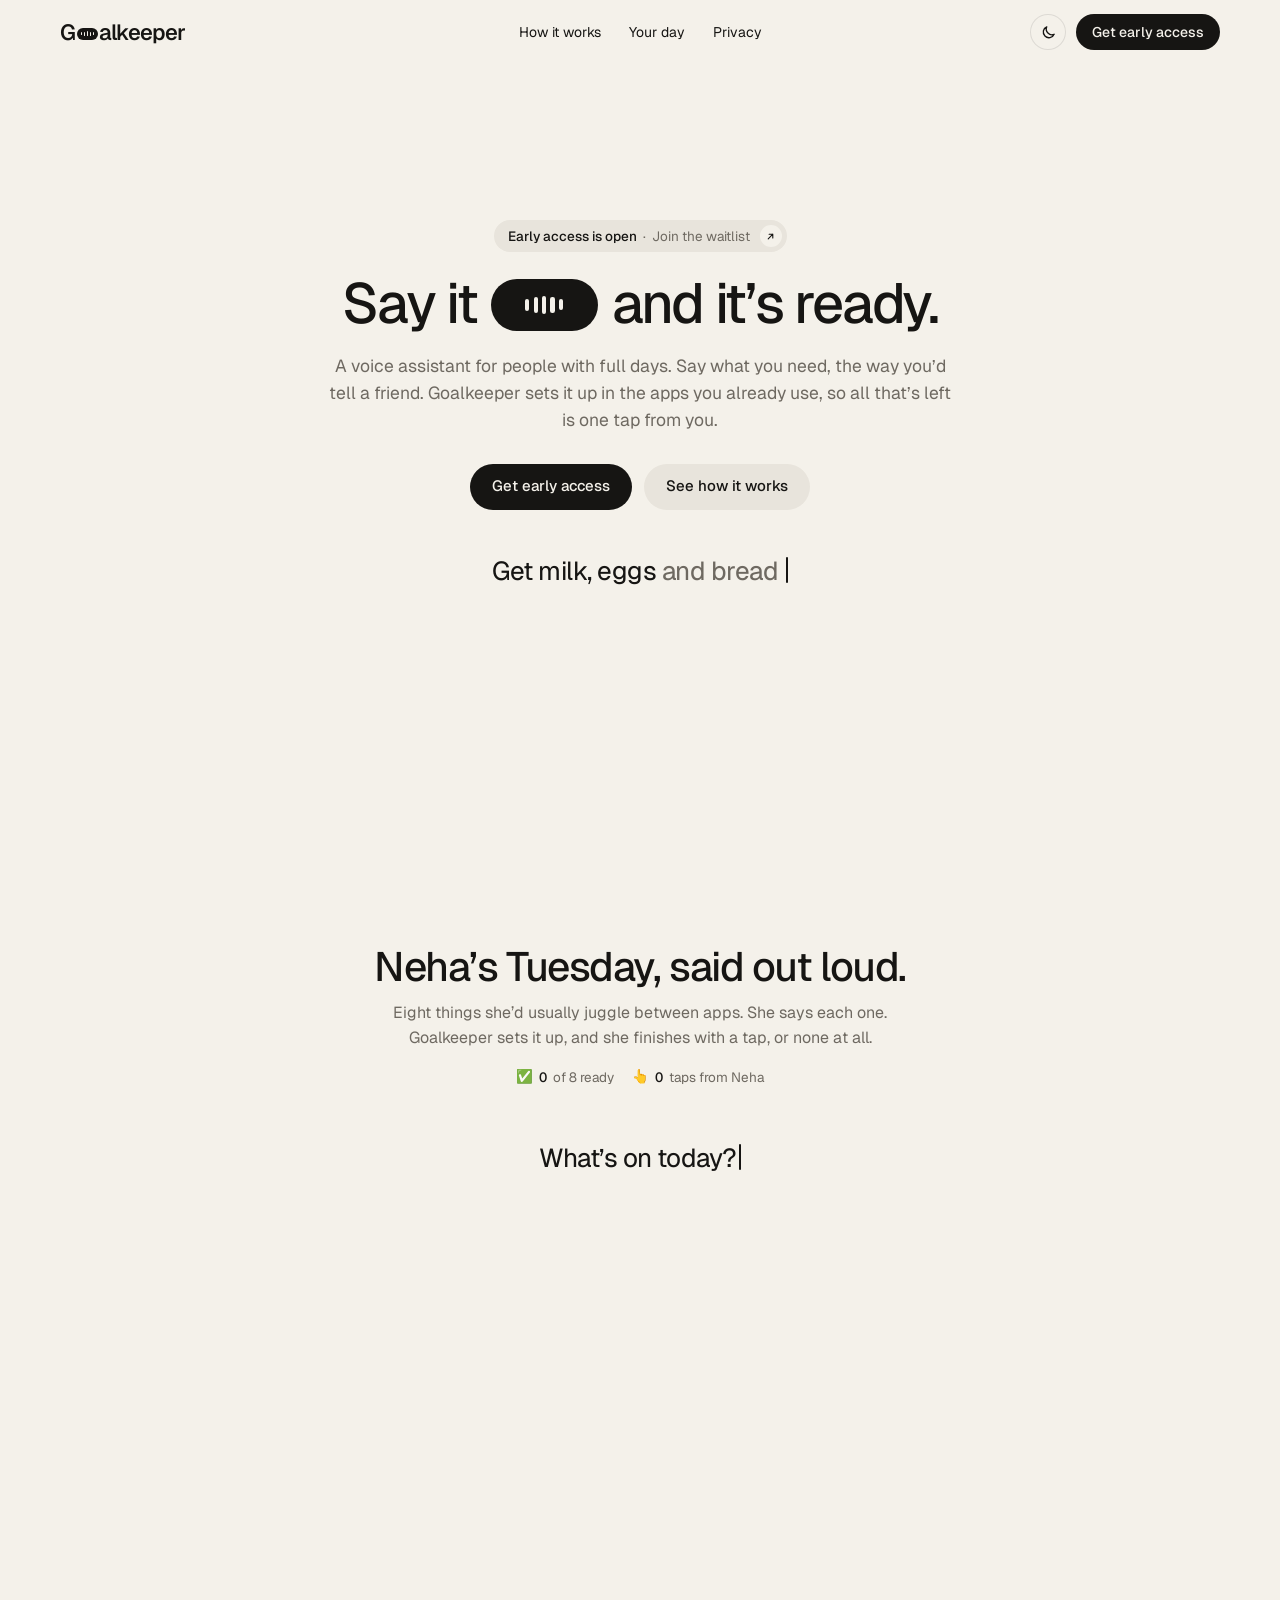
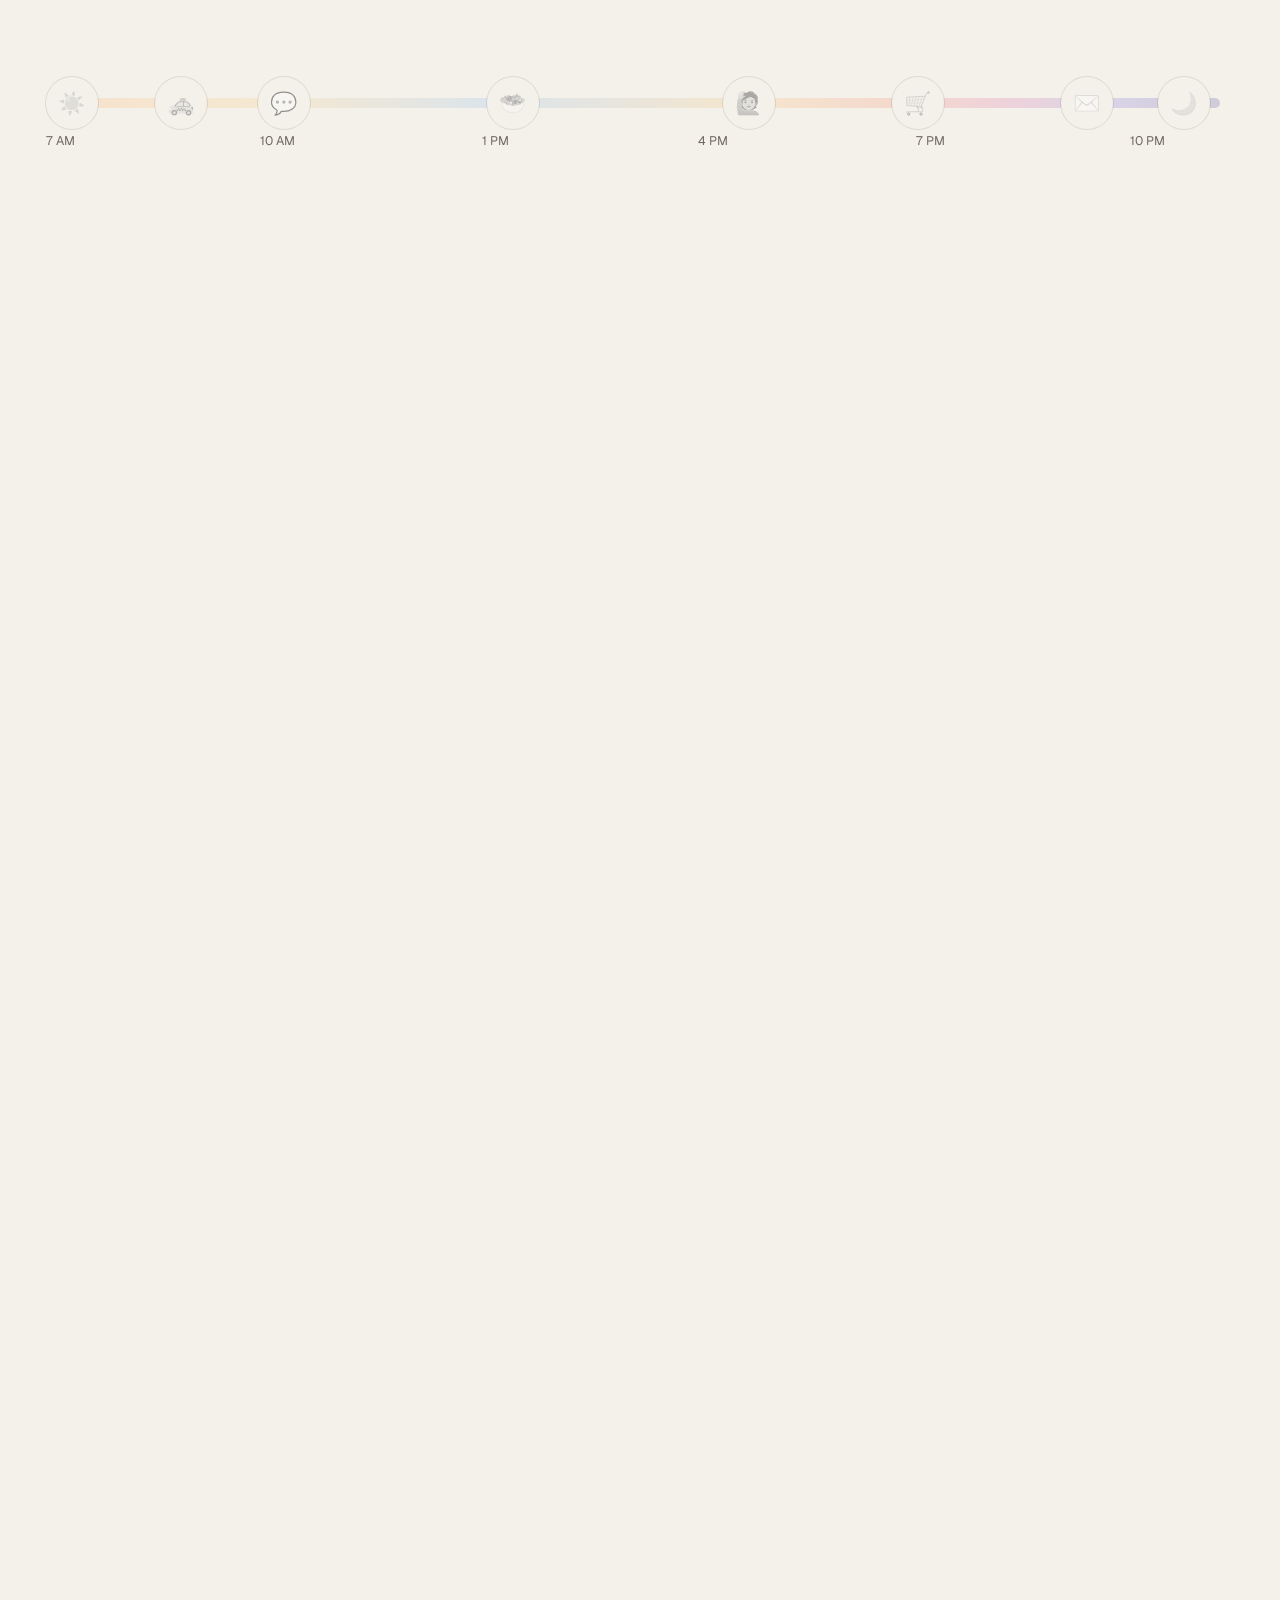
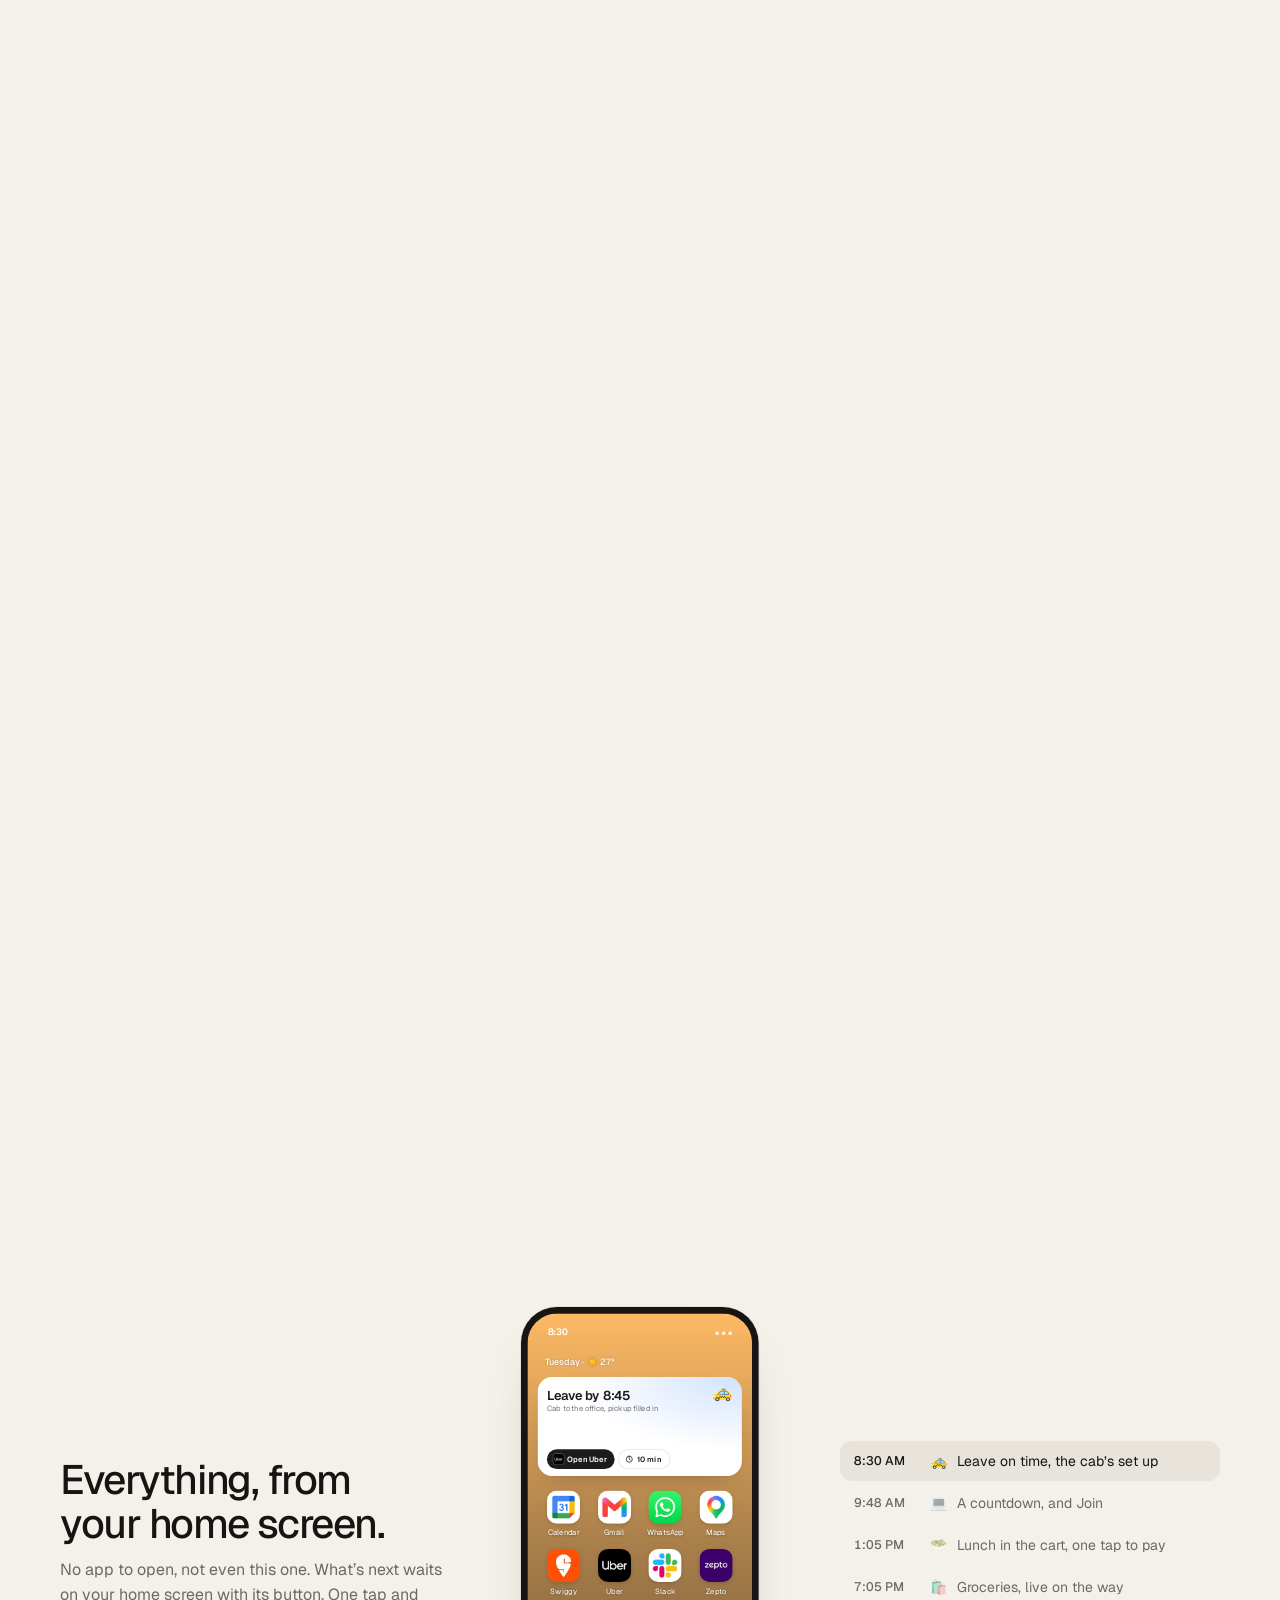
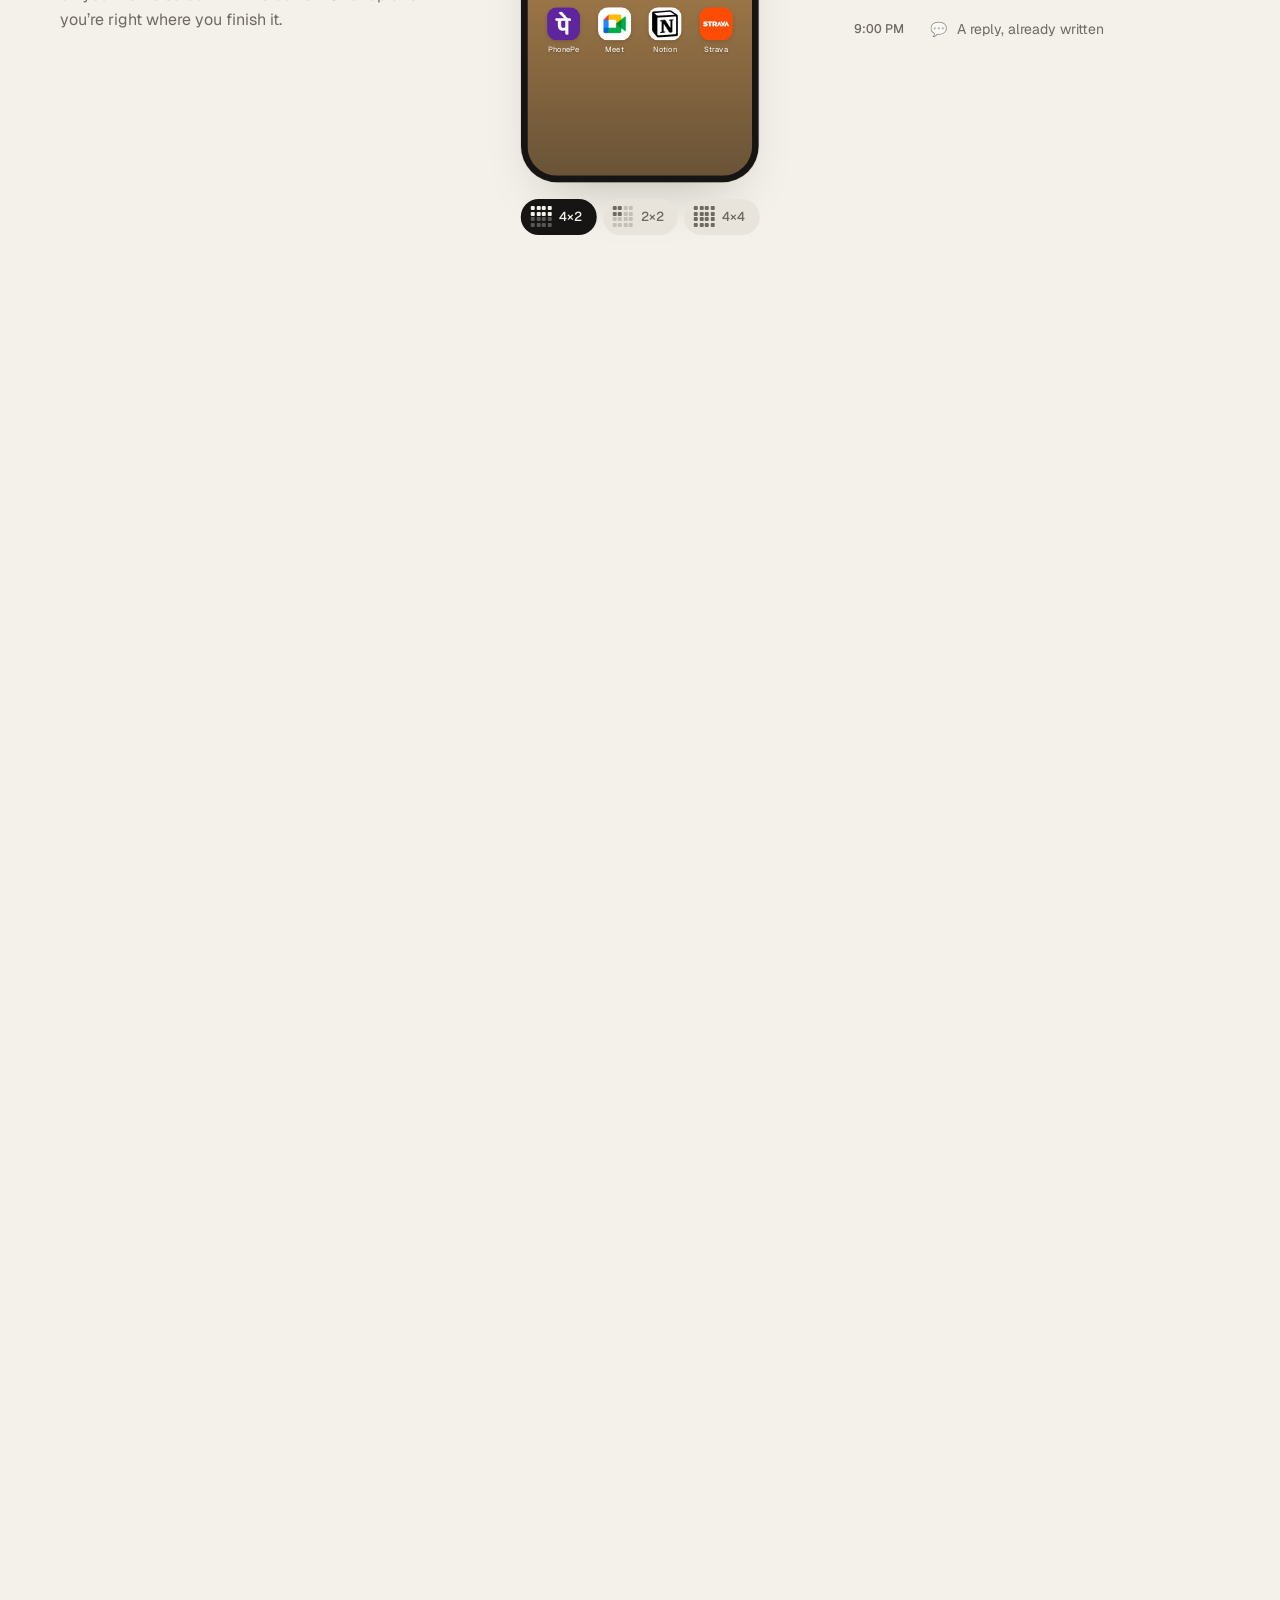
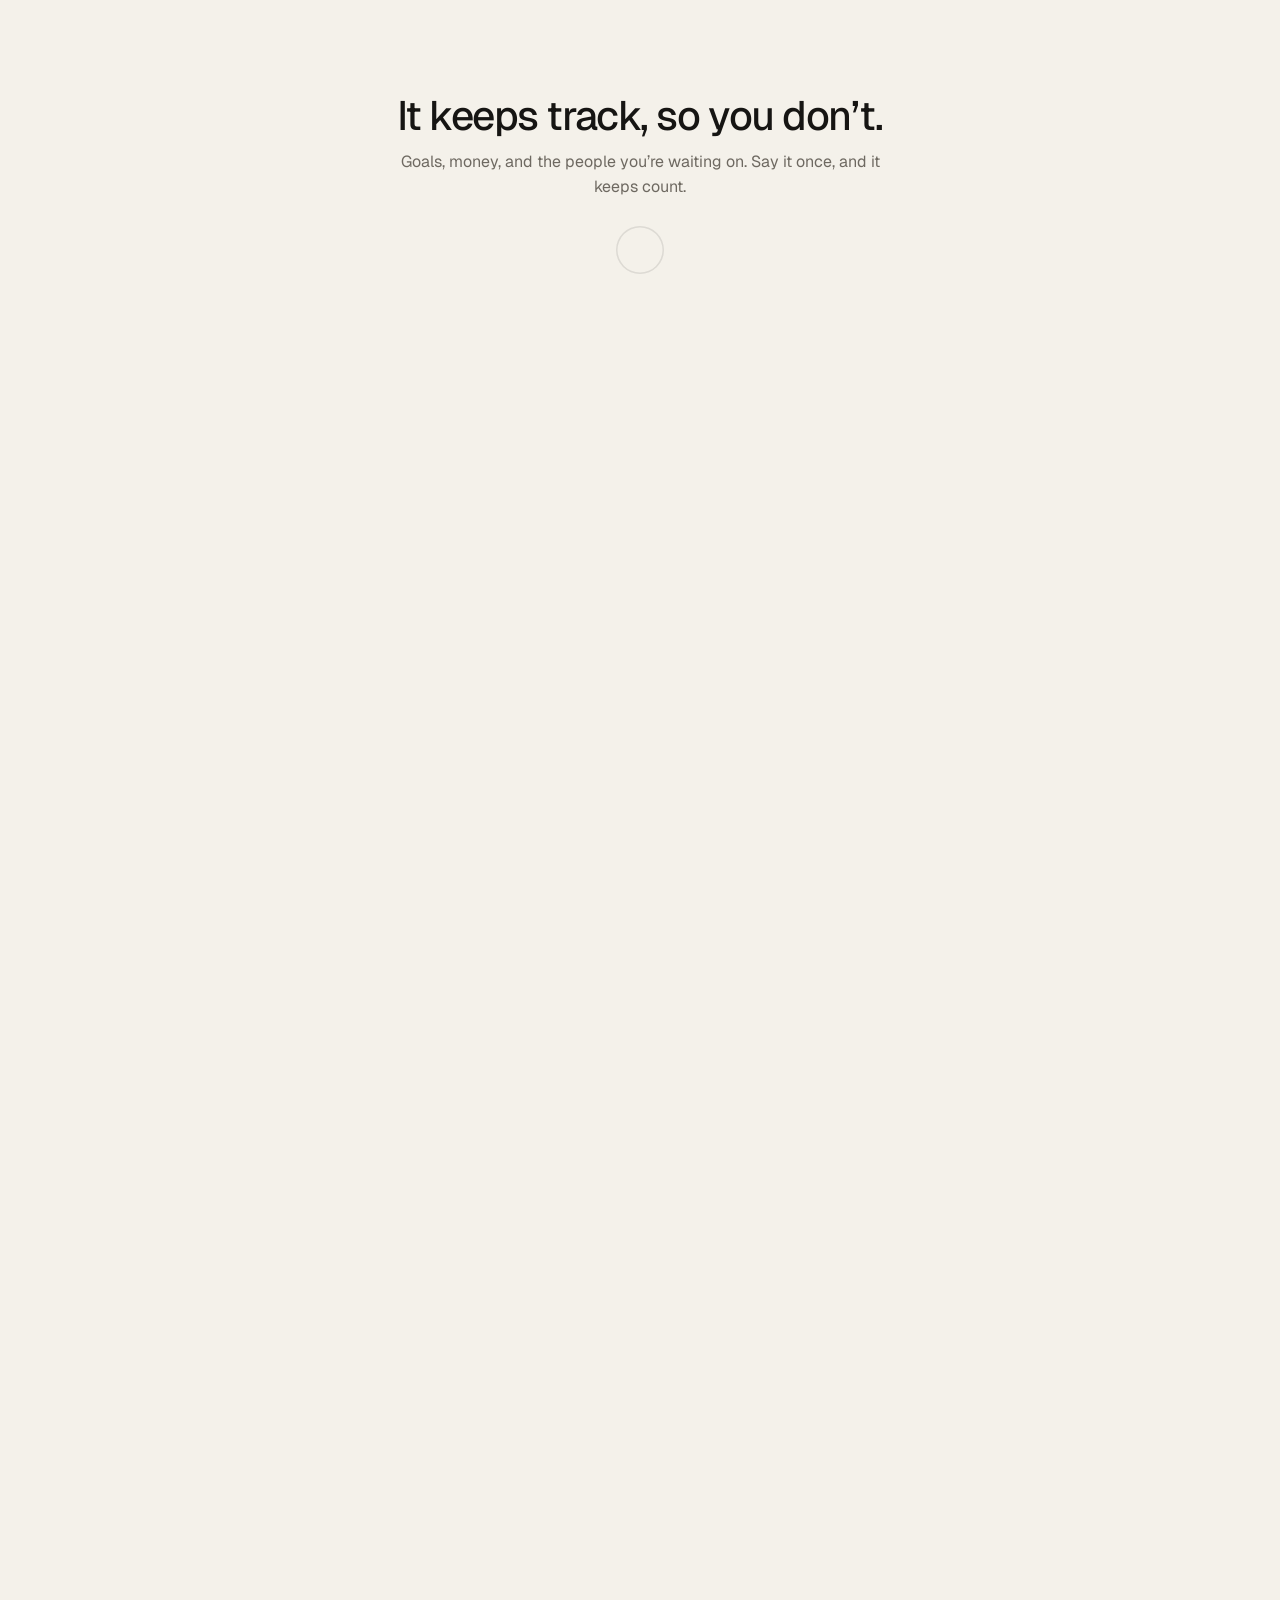
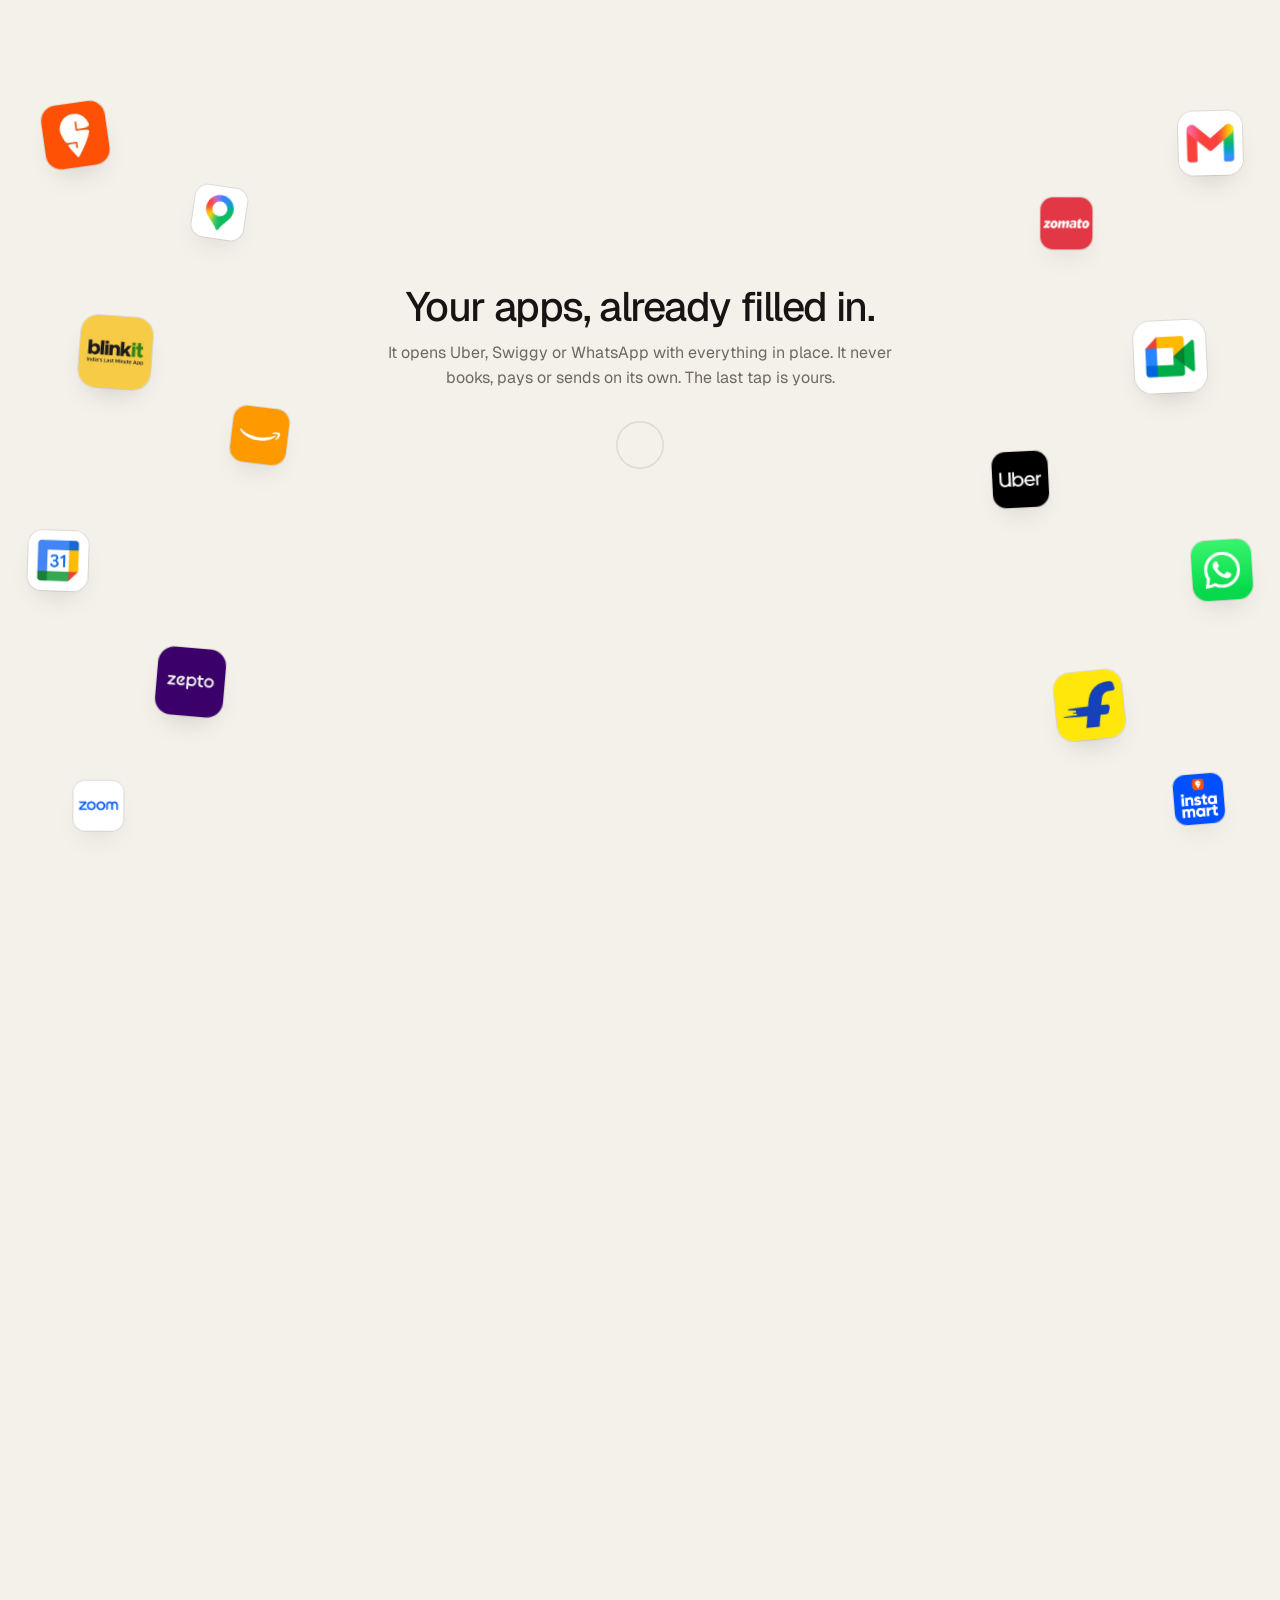
<file: index.html>
<!doctype html>
<html lang="en">
<head>
<meta charset="utf-8">
<meta name="viewport" content="width=device-width,initial-scale=1,viewport-fit=cover">
<title>Goalkeeper · Say it and it’s ready</title>
<meta name="description" content="A voice assistant for people with full days. Say what you need, the way you’d tell a friend. Goalkeeper sets it up in the apps you already use, so all that’s left is one tap from you.">
<meta name="theme-color" content="#F4F1EA" media="(prefers-color-scheme: light)">
<meta name="theme-color" content="#000000" media="(prefers-color-scheme: dark)">
<meta property="og:type" content="website">
<meta property="og:title" content="Goalkeeper · Say it and it’s ready">
<meta property="og:description" content="Say what you need, the way you’d tell a friend. Goalkeeper sets it up in the apps you already use, so all that’s left is one tap from you.">
<meta property="og:url" content="https://www.heygoalkeeper.in/">
<meta property="og:image" content="https://www.heygoalkeeper.in/assets/og.jpg">
<meta property="og:image:width" content="2400">
<meta property="og:image:height" content="1260">
<meta property="og:image:alt" content="Goalkeeper: Say it and it’s ready. A voice assistant for people with full days.">
<meta name="twitter:card" content="summary_large_image">
<meta name="twitter:image" content="https://www.heygoalkeeper.in/assets/og.jpg">
<link rel="icon" href="favicon.svg" type="image/svg+xml">
<link rel="preconnect" href="https://fonts.googleapis.com">
<link rel="preconnect" href="https://fonts.gstatic.com" crossorigin>
<link href="https://fonts.googleapis.com/css2?family=Geist:wght@300..700&family=Noto+Color+Emoji&display=swap" rel="stylesheet">
<link rel="stylesheet" href="assets/css/site.css">
</head>
<body>
<div id="live"></div>
<div id="dayw"></div>
<div id="wgw"></div>
<div id="morew"></div>
<div id="appw"></div>
<section class="fin" id="join" aria-labelledby="h-join"><div class="wrap fc">
  <h2 id="h-join" class="big"><span class="ln"><span>Your</span></span> <span class="ln"><span>turn<span class="hs2" aria-hidden="true"></span></span></span></h2>
  <p class="d rv1">Early access is open. Leave your email and we’ll send you the app.</p>
  <form class="sg rv1" data-supabase="https://wgalifixkxshmctbybvm.supabase.co" data-key="sb_publishable_y32XJQdWcn6GFEca7DKP2Q_sDmJwrBq" novalidate><label class="vh" for="em">Email</label><input id="em" type="email" placeholder="you@email.com" autocomplete="email" required><input class="vh" name="website" tabindex="-1" autocomplete="off" aria-hidden="true"><button class="btn1" type="submit">Get early access</button></form>
  <p class="ok" aria-live="polite"></p>
  <ul class="tr">
    <li style="--j:0"><span class="em">📱</span><b>Your day stays on your phone</b><small>No cloud account holding your plans.</small></li>
    <li style="--j:1"><span class="em">🙅</span><b>Nothing to sign up for</b><small>Open it and start talking.</small></li>
    <li style="--j:2"><span class="em">👆</span><b>The last tap is yours</b><small>It never sends, books or pays by itself.</small></li>
    <li style="--j:3"><span class="em">🙈</span><b>Your chats stay yours</b><small>It never reads WhatsApp or takes over other apps.</small></li>
  </ul>
  <p class="fine rv1">To understand you, what you say and the titles of your plans are sent to the AI. That’s what leaves the phone.</p>
</div></section>
<footer class="ft" aria-label="Footer">
  <div class="wrap ftop">
    <p class="ask"><b class="now">–</b> <span class="say">Anything for tomorrow?</span></p>
    <nav class="fl" aria-label="Footer"><div><small>Goalkeeper</small><a href="#day">A day with it</a><a href="#widget">The widget</a><a href="#more">Keeping track</a><a href="#apps">Your apps</a></div>
      <div><small>Company</small><a href="#join">Early access</a><a href="#join">Privacy</a></div></nav>
  </div>
  <div class="wm" aria-hidden="true"><span class="wl"><span class="wc" style="--j:0">G</span><span class="wc wo" style="--j:1"></span><span class="wc" style="--j:2">a</span><span class="wc" style="--j:3">l</span><span class="wc" style="--j:4">k</span><span class="wc" style="--j:5">e</span><span class="wc" style="--j:6">e</span><span class="wc" style="--j:7">p</span><span class="wc" style="--j:8">e</span><span class="wc" style="--j:9">r</span></span></div>
  <div class="wrap fbot"><span>© 2026 Goalkeeper</span><span>Made by <a class="by" href="https://www.linkedin.com/in/aaryahshah/" target="_blank" rel="noopener">Aarya Shah</a></span></div>
</footer>
<button class="io fly" type="button" aria-label="Talk to Goalkeeper" hidden></button>
<script src="assets/js/site.js"></script>
</body>
</html>
</file>
<file: assets/css/site.css>
:root{--or:242,153,46;--pu:148,103,240;--bl:47,123,246;--gr:38,179,122;--pk:238,76,138;--max:1160px;--gut:24px;
  --bg:#F4F1EA;--fg:#161513;--sub:#6E6961;--mute:#B4AEA4;--line:rgba(22,21,19,.1);--surf:#E8E4DC;--card:#FFFFFF;--btn:#161513;--btnf:#F4F1EA;--shade:rgba(22,21,19,.28);--bar:#E6E1D8;--tmoon:block;--tsun:none;color-scheme:light}
@media (prefers-color-scheme:dark){:root:not([data-theme=light]){--bg:#000000;--fg:#FFFFFF;--sub:#8E8E8E;--mute:#4A4A4A;--line:rgba(255,255,255,.12);--surf:#1B1B1B;--card:#0E0E0E;--btn:#FFFFFF;--btnf:#000000;--shade:rgba(0,0,0,.6);--bar:#2A2A2A;--tmoon:none;--tsun:block;color-scheme:dark}}
:root[data-theme=dark]{--bg:#000000;--fg:#FFFFFF;--sub:#8E8E8E;--mute:#4A4A4A;--line:rgba(255,255,255,.12);--surf:#1B1B1B;--card:#0E0E0E;--btn:#FFFFFF;--btnf:#000000;--shade:rgba(0,0,0,.6);--bar:#2A2A2A;--tmoon:none;--tsun:block;color-scheme:dark}
*{box-sizing:border-box}
html,body{background:var(--bg);color:var(--fg)}
body{margin:0;font:400 15px/1.5 Geist,system-ui,-apple-system,"Segoe UI",Roboto,sans-serif;-webkit-font-smoothing:antialiased;overflow-x:hidden;transition:background .4s,color .4s}
a{color:inherit;text-decoration:none}
button{font:inherit;color:inherit;background:none;border:0;padding:0;cursor:pointer}
[hidden]{display:none!important}
img{max-width:100%;display:block}
.em{font-family:"Noto Color Emoji","Apple Color Emoji","Segoe UI Emoji",sans-serif;font-weight:400;line-height:1;font-style:normal}
.wrap{width:min(var(--max),100% - 2*var(--gut));margin-inline:auto}


/* hero frame: always exactly one screen */
.hero{position:relative;height:100svh;min-height:560px;display:flex;flex-direction:column;overflow:hidden}
.nav{position:relative;display:flex;align-items:center;height:64px;gap:36px;flex:none}
.brand{display:flex;align-items:center;gap:8px;font-weight:500;font-size:15.5px;letter-spacing:-.01em}
.brand svg{width:20px;height:20px}
.links{position:absolute;left:50%;transform:translateX(-50%);display:flex;gap:28px;font-size:14px;white-space:nowrap}
.nbtn{margin-left:auto;display:inline-flex;align-items:center;height:36px;padding:0 16px;border-radius:999px;background:var(--btn);color:var(--btnf);font-size:14px;font-weight:500}
.hc{flex:1;min-height:0;display:flex;flex-direction:column;align-items:center;justify-content:center;text-align:center;padding-block:0 48px}
.eb{display:inline-flex;align-items:center;gap:6px;height:32px;padding:0 5px 0 14px;border-radius:999px;background:var(--surf);font-size:13.5px;color:var(--sub);margin-bottom:22px}
.eb b{font-weight:500;color:var(--fg)}
.eb .ar{width:22px;height:22px;border-radius:50%;background:var(--bg);display:grid;place-items:center;margin-left:4px;color:var(--fg)}
.eb .ar svg{width:11px;height:11px}
h1{--h:clamp(38px,4.4vw,64px);margin:0;font-size:var(--h);line-height:1.06;font-weight:480;letter-spacing:-.04em;text-wrap:balance}
.sub{margin:18px 0 0;max-width:36em;font-size:17.5px;line-height:1.55;color:var(--sub);text-wrap:pretty}
.act{display:flex;align-items:center;justify-content:center;gap:12px;margin-top:30px}
.btn1,.btn2{display:inline-flex;align-items:center;height:46px;padding:0 22px;border-radius:999px;font-size:15px;font-weight:500;white-space:nowrap}
.btn1{background:var(--btn);color:var(--btnf)}
.btn2{background:var(--surf)}
.btn1:focus-visible,.btn2:focus-visible,.fly:focus-visible{outline:2px solid var(--fg);outline-offset:3px}
.mbr{display:none}

/* the voice mark: idle, listening, thinking, the app that did it, done */
.io{position:relative;display:inline-flex;width:.92em;height:.92em;border-radius:.46em;background:var(--btn);color:var(--btnf);vertical-align:-.13em;margin:0 .04em;transition:width .7s cubic-bezier(.65,0,.35,1),border-radius .5s,background .5s,color .5s}
.io>span{position:absolute;inset:0;display:flex;align-items:center;justify-content:center;transition:opacity .35s,transform .6s cubic-bezier(.3,1.35,.5,1)}
.io .i-mic{transition-delay:.3s}
.io.listen .i-mic,.io.think .i-mic,.io.app .i-mic{opacity:0;transition-delay:0s}
.io .i-mic svg{width:.4em;height:.4em}
.io .i-bars{gap:.075em;opacity:0}
.io .i-bars i{width:.075em;height:.075em;border-radius:.04em;background:currentColor;transition:height .2s cubic-bezier(.4,1.4,.5,1)}
.io.listen{width:1.9em}
.io.listen .i-bars{opacity:1}
.io .i-think{gap:.075em;opacity:0}
.io .i-think i{width:.085em;height:.085em;border-radius:50%;background:currentColor;animation:bob 1.1s ease-in-out infinite}
.io .i-think i:nth-child(2){animation-delay:.16s}
.io .i-think i:nth-child(3){animation-delay:.32s}
@keyframes bob{0%,100%{transform:translateY(.03em);opacity:.4}45%{transform:translateY(-.05em);opacity:1}}
.io.think .i-think{opacity:1;transition-delay:.25s}
.io>.i-ring{inset:-.11em;opacity:0;transition:opacity .4s}
.io .i-ring svg{width:100%;height:100%;transform:rotate(-90deg);overflow:visible}
.io .i-ring circle{fill:none;stroke:var(--fg);stroke-width:2.2;stroke-linecap:round;stroke-dasharray:100;stroke-dashoffset:100;vector-effect:non-scaling-stroke}
.io.think .i-ring{opacity:.9}
.io.think .i-ring circle{animation:ring var(--think,1.8s) cubic-bezier(.45,0,.4,1) forwards}
@keyframes ring{to{stroke-dashoffset:0}}
.io .i-app{opacity:0;transform:scale(.55)}
.io .i-app img,.io .i-app .gkt{width:100%;height:100%;border-radius:.24em;box-shadow:0 0 0 1px var(--line)}
.io.app{background:transparent;border-radius:.24em}
.io.app .i-app{opacity:1;transform:none}
.io>.i-ck{inset:auto -.07em -.07em auto;width:.36em;height:.36em;border-radius:50%;background:rgb(var(--gr));opacity:0;transform:scale(.3);box-shadow:0 0 0 .045em var(--bg)}
.io .i-ck svg{width:55%;height:55%}
.io.done .i-ck{opacity:1;transform:none}

/* once you scroll, the mark travels down and waits at the bottom */
.fly{position:fixed;left:0;top:0;z-index:50;margin:0;vertical-align:baseline;transform:translate(-50%,-50%);transition:width .7s cubic-bezier(.65,0,.35,1),border-radius .5s,background .5s,color .5s;box-shadow:0 14px 34px -12px var(--shade)}
.io.gone{background:transparent;box-shadow:inset 0 0 0 1.5px var(--line)}
.io.gone>span{opacity:0!important;transition:none}
.fly.docked:hover{filter:brightness(1.15)}
.fly.catch{transition:width .7s cubic-bezier(.65,0,.35,1),border-radius .5s,background .5s,color .5s,left .6s cubic-bezier(.65,0,.35,1)}
.day.catch .ptag{transition:left .6s cubic-bezier(.65,0,.35,1)}
.day.catch .fill{transition:clip-path .6s cubic-bezier(.65,0,.35,1)}

/* words as they are heard: they arrive soft, then settle */
.w{display:inline;opacity:0;filter:blur(6px);color:var(--sub);transition:opacity .45s,filter .55s,color .7s}
.w.on{opacity:1;filter:none}
.w.set{color:var(--fg)}
.caret{display:inline-block;width:2px;height:1em;margin-left:2px;vertical-align:-.12em;background:var(--fg);border-radius:1px;animation:blink 1s steps(2) infinite}
@keyframes blink{50%{opacity:0}}
.shim .w{color:transparent;background:linear-gradient(100deg,var(--fg) 35%,var(--mute) 50%,var(--fg) 65%) 0 0/300% 100%;-webkit-background-clip:text;background-clip:text;animation:shim 1.5s linear infinite}
@keyframes shim{from{background-position:100% 0}to{background-position:0 0}}
.ck{width:18px;height:18px;border-radius:50%;background:rgb(var(--gr));display:inline-grid;place-items:center;flex:none}
.ck svg{width:10px;height:10px}
.gkt{display:grid;place-items:center;background:#161513}
.gkt svg{width:60%;height:60%}
.rs img,.rs .gkt,.res img,.res .gkt{box-shadow:0 0 0 1px var(--line)}

/* ---------- B1 · Caption ---------- */
.cv{margin-top:44px;width:100%;display:flex;flex-direction:column;align-items:center}
.cv .tx{margin:0;height:72px;display:flex;align-items:flex-start;justify-content:center;max-width:22em;font-size:26px;line-height:1.36;font-weight:430;letter-spacing:-.02em;text-wrap:balance;transition:opacity .5s,transform .7s cubic-bezier(.2,.9,.1,1)}
.cv .tx.out{opacity:0;transform:translateY(-6px)}
.rs{margin:10px 0 0;min-height:32px;display:flex;align-items:center;justify-content:center;flex-wrap:wrap;gap:4px 8px;font-size:15.5px;opacity:0;transform:translateY(8px);transition:opacity .5s,transform .7s cubic-bezier(.2,.9,.1,1)}
.rs.on{opacity:1;transform:none}
.cta{display:inline-flex;align-items:center;gap:5px;height:30px;padding:0 12px;margin-left:6px;border-radius:999px;background:var(--btn);color:var(--btnf);font-size:13px;font-weight:500;white-space:nowrap}
.cta svg{width:11px;height:11px}
.hint{margin:8px 0 0;height:20px;font-size:13.5px;color:var(--sub);opacity:0;transition:opacity .6s .35s}
.hint.on{opacity:1}
.rs img,.rs .gkt{width:24px;height:24px;border-radius:7px}
.rs .m{color:var(--sub)}

/* ---------- the day ---------- */
:root{--ga:.42;--rlb:clamp(28px,5vh,56px)}
@media (prefers-color-scheme:dark){:root:not([data-theme=light]){--ga:.3}}
:root[data-theme=dark]{--ga:.3}
.day{position:relative}
.stage{position:sticky;top:0;height:100svh;display:flex;flex-direction:column;overflow:hidden}
/* big screens: the stage's contents lay out at laptop size, then scale up to fill it, centred (sizes from sizeBig) */
.stage>.vv{position:absolute;left:0;top:0;width:calc(100% / var(--big,1));height:var(--vvh,100%);display:flex;flex-direction:column;justify-content:inherit;align-items:inherit;transform:translateY(var(--vvy,0px)) scale(var(--big,1));transform-origin:0 0}
/* what's showing stays in the middle, and glides up as more of it appears */
.day .vv>.dh,.day .vv>.dm,.more .vv>.dh,.more .vv>.pz{transform:translateY(var(--cy,0px));transition:transform .9s cubic-bezier(.22,.8,.24,1)}
.dh{flex:none;padding-top:clamp(28px,5vh,56px);text-align:center}
.dh .k{display:inline-flex;align-items:center;gap:6px;margin:0 0 14px;font-size:13.5px;color:var(--sub)}
.dh h2{margin:0;font-size:clamp(30px,3.2vw,44px);font-weight:480;letter-spacing:-.035em;line-height:1.08;text-wrap:balance}
.dh .d{margin:12px auto 0;max-width:33em;font-size:16px;line-height:1.55;color:var(--sub);text-wrap:pretty}
.tally{display:flex;justify-content:center;gap:18px;margin:16px 0 0;font-size:13.5px;color:var(--sub);font-variant-numeric:tabular-nums}
.tally span{display:inline-flex;align-items:center;gap:6px}
.tally b{font-weight:500;color:var(--fg)}
.dm{flex:1;min-height:0;display:flex;flex-direction:column;align-items:center;justify-content:center;text-align:center}
.dm .cv{margin-top:0}
.cta.ghost{background:var(--surf);color:var(--sub)}

/* A · the mark is the playhead on her day */
.rl{--rlb:clamp(28px,5vh,56px);position:absolute;left:0;right:0;bottom:var(--rlb);height:130px}
.rl .wrap{position:relative;height:100%}
.rli{position:absolute;inset:0}
.A .dm{justify-content:flex-start;padding-block:clamp(28px,6vh,64px) calc(130px + var(--rlb))}
.trk{position:absolute;left:0;right:0;bottom:51px;height:2px;border-radius:2px;background:var(--line)}
.trk .fill{position:absolute;inset:0;border-radius:inherit;background:var(--skyg)}
.hl{position:absolute;bottom:14px;transform:translateX(-50%);font-size:11.5px;color:var(--sub);white-space:nowrap;transition:opacity .25s}
.mk{position:absolute;bottom:52px;width:8px;height:8px;margin:0 0 -4px -4px;border-radius:50%;display:grid;place-items:center;background:var(--mute);transition:width .5s cubic-bezier(.3,1.4,.5,1),height .5s cubic-bezier(.3,1.4,.5,1),margin .5s cubic-bezier(.3,1.4,.5,1),background .3s}
.mk .em{font-size:13px;opacity:0;transform:scale(.4);transition:opacity .3s,transform .5s cubic-bezier(.3,1.4,.5,1)}
.mk.on{width:28px;height:28px;margin:0 0 -14px -14px;background:var(--card);box-shadow:0 0 0 1px var(--line)}
.mk.on .em{opacity:1;transform:none}
.ptag{position:absolute;bottom:88px;transform:translateX(-50%);font-size:13px;font-weight:500;font-variant-numeric:tabular-nums;white-space:nowrap}

/* ---------- the widget, as designed in the app ---------- */
:root{--wcard:#FFFFFF;--wink:#1C1C1E;--wgrey:rgba(28,28,30,.6);--whair:rgba(28,28,30,.1);--wout:rgba(28,28,30,.16);--woutbg:#FFFFFF;--wbtn:#1C1C1E;--wbtnf:#FFFFFF;--wa:.22;--wt:.15;--ag:#10794D;--ao:#A65A05;--ab:#1F5FC8;--ap:#6A3FD0;--wsh:0 1px 2px rgba(28,28,30,.06),0 18px 40px -24px rgba(28,28,30,.35)}
@media (prefers-color-scheme:dark){:root:not([data-theme=light]){--wcard:#1C1C1A;--wink:#F2F1EC;--wgrey:rgba(242,241,236,.6);--whair:rgba(242,241,236,.12);--wout:rgba(242,241,236,.2);--woutbg:rgba(242,241,236,.06);--wbtn:#F2F1EC;--wbtnf:#141413;--wa:.34;--wt:.26;--ag:#5BD3A0;--ao:#FFB766;--ab:#7FB0FF;--ap:#B79BFF;--wsh:0 0 0 1px rgba(255,255,255,.06)}}
:root[data-theme=dark]{--wcard:#1C1C1A;--wink:#F2F1EC;--wgrey:rgba(242,241,236,.6);--whair:rgba(242,241,236,.12);--wout:rgba(242,241,236,.2);--woutbg:rgba(242,241,236,.06);--wbtn:#F2F1EC;--wbtnf:#141413;--wa:.34;--wt:.26;--ag:#5BD3A0;--ao:#FFB766;--ab:#7FB0FF;--ap:#B79BFF;--wsh:0 0 0 1px rgba(255,255,255,.06)}
.wsec{position:relative}
.wsec .wst{position:relative;min-height:100svh;display:flex;flex-direction:column;justify-content:center;padding-bottom:104px}
.wsec .wst .dh{padding-top:48px}
.wfit{position:relative;flex:none}
.wfit>*{position:absolute;left:0;top:0;transform-origin:0 0}
.w42,.w22{position:relative;box-sizing:border-box;border-radius:26px;background:radial-gradient(130% 120% at 100% 0%,rgba(var(--w),var(--wa)) 0%,rgba(var(--w),0) 62%),var(--wcard);color:var(--wink);display:flex;flex-direction:column;text-align:left;font-size:13px;line-height:18px;box-shadow:var(--wsh);transition:background .6s}
.w42{width:350px;height:170px;padding:14px 14px 12px 16px}
.wE{position:absolute;right:16px;top:14px;font-size:28px;transition:transform .6s cubic-bezier(.3,1.5,.5,1)}
.wT{margin-top:4px;max-width:262px;font-size:22px;line-height:28px;font-weight:600;letter-spacing:-.3px;white-space:nowrap;overflow:hidden;text-overflow:ellipsis}
.wS{max-width:262px;color:var(--wgrey);white-space:nowrap;overflow:hidden;text-overflow:ellipsis}
.wsp{flex-grow:1}
.wC{display:flex;gap:6px}
.wb{height:34px;min-width:34px;padding:0 14px 0 11px;box-sizing:border-box;border-radius:17px;display:flex;align-items:center;justify-content:center;gap:6px;font-size:13px;font-weight:600;white-space:nowrap;flex:none}
.wb.p{background:var(--wbtn);color:var(--wbtnf)}
.wb.s{border:1px solid var(--wout);background:var(--woutbg);color:var(--wink)}
.wb.i{padding:0}
.wb img{width:18px;height:18px;border-radius:5px;flex:none}
.wb.p img{box-shadow:0 0 0 1px rgba(255,255,255,.28)}
.wb.s img{box-shadow:0 0 0 1px var(--whair)}
.wb svg{width:14px;height:14px;flex:none}
.wtr{position:relative;height:26px;margin-top:6px;max-width:262px}
.wtr i{position:absolute;left:0;right:0;top:16px;height:4px;border-radius:2px;background:var(--whair)}
.wtr b{position:absolute;left:0;top:16px;height:4px;border-radius:2px;background:#F2992E;transition:width 1.6s cubic-bezier(.4,0,.2,1)}
.wtr span{position:absolute;top:0;margin-left:-8px;font-size:16px;transition:left 1.6s cubic-bezier(.4,0,.2,1);animation:ride .5s ease-in-out infinite}
@keyframes ride{50%{transform:translateY(-1.5px) rotate(-3deg)}}
.w44{width:350px;height:418px;box-sizing:border-box;padding:10px;border-radius:26px;background:var(--wcard);color:var(--wink);display:flex;flex-direction:column;text-align:left;font-size:13px;line-height:18px;box-shadow:var(--wsh)}
.w44 .w42{width:auto;height:150px;padding:12px 14px;border-radius:20px;box-shadow:none}
.w44 .w42 .wT{margin-top:0}
.wrs{padding:4px 4px 0}
.wr{height:52px;display:flex;align-items:center;gap:10px;border-bottom:1px solid var(--whair);transition:opacity .4s}
.wr:last-child{border-bottom-color:transparent}
.wr .t{width:40px;flex:none;font-size:13px;font-weight:600;font-variant-numeric:tabular-nums}
.wr .c{width:34px;height:34px;flex:none;border-radius:17px;background:rgba(var(--w),var(--wt));display:grid;place-items:center;font-size:18px}
.wr .x{flex:1;min-width:0}
.wr .x b,.wr .x small{display:block;white-space:nowrap;overflow:hidden;text-overflow:ellipsis}
.wr .x b{font-size:15px;font-weight:600}
.wr .x small{font-size:12px;color:var(--wgrey)}
.wr .wb{height:30px;padding:0 11px 0 9px;gap:5px}
.wr .wb img{width:16px;height:16px;border-radius:4px}
.wr.dn{opacity:.5}
.wr.dn .x b{text-decoration:line-through;text-decoration-thickness:1.5px}
.wft{margin-top:auto;display:flex;align-items:center;gap:8px;padding:0 4px}
.wft p{flex:1;min-width:0;margin:0;color:var(--wgrey);white-space:nowrap;overflow:hidden;text-overflow:ellipsis}
.wmic{width:36px;height:36px;flex:none;border-radius:18px;background:var(--wbtn);color:var(--wbtnf);display:grid;place-items:center;transition:opacity .3s,box-shadow .3s}
.wmic svg{width:15px;height:15px}
.wmic.gone{background:transparent;box-shadow:inset 0 0 0 1.5px var(--whair)}
.wmic.gone svg{opacity:0}
.wmic.hid{visibility:hidden}
.w22{width:165px;height:165px;padding:14px}
.w22 .e{font-size:28px}
.w22 .n{font-size:22px;line-height:28px;font-weight:700;letter-spacing:-.3px;font-variant-numeric:tabular-nums}
.w22 .l{font-size:13px;font-weight:600}
.w22 .nm{margin-top:8px;font-size:15px;font-weight:600}
.w22 .wb{height:36px;border-radius:18px}
.w22 .ring{width:76px;height:76px;border-radius:38px;display:grid;place-items:center;align-self:center}
.w22 .ring>span{width:64px;height:64px;border-radius:32px;background:var(--wcard);display:grid;place-items:center;font-size:28px}
.w22 .lg{display:flex;align-items:center;gap:5px;color:var(--wgrey)}
.w22 .lg img{width:14px;height:14px;border-radius:4px}
.wg2{display:grid;grid-template-columns:repeat(2,165px);gap:20px}
/* what changed, for a moment */
.chg{animation:chg 1.6s ease-out}
@keyframes chg{0%,30%{box-shadow:0 0 0 3px rgba(var(--gr),.45)}100%{box-shadow:0 0 0 3px rgba(var(--gr),0)}}
.wr.new{animation:rowin .7s cubic-bezier(.2,.9,.1,1)}
@keyframes rowin{from{opacity:0;transform:translateY(10px)}}

/* A · on the phone, through the day */
.wsec.A .stage{position:sticky;top:0}
.wa{flex:1;min-height:0;display:grid;grid-template-columns:minmax(0,1fr) auto minmax(0,1fr);grid-template-areas:"h p l";align-items:center;gap:clamp(36px,4.5vw,64px);padding-block:clamp(20px,4vh,44px)}
.wa>.wh{grid-area:h}.wa>.phw{grid-area:p}.wa>.ml{grid-area:l}
.wa .phw{position:relative;min-height:0}
.wa .szb{position:absolute;left:50%;top:100%;margin-top:16px;transform:translateX(-50%)}
.phb{position:relative;flex:none}
.wa .ph{left:0;top:0;transform:scale(var(--k));transform-origin:0 0}
.wa .dh{padding-top:0;text-align:left}
.wa .dh .d{margin-left:0}
.ml{list-style:none;margin:0;padding:0;display:flex;flex-direction:column;gap:2px;width:100%;max-width:380px;justify-self:end}
@media (max-width:1100px) and (min-width:721px){.wa{grid-template-columns:minmax(0,1fr) auto;grid-template-areas:"h p" "l p";align-content:center;row-gap:26px}.wa>.wh{align-self:end}.wa>.ml{align-self:start;justify-self:start}}
.ml li{display:flex;align-items:center;gap:10px;height:40px;padding:0 14px;border-radius:12px;font-size:14px;color:var(--sub);transition:color .3s,background .3s}
.ml li b{width:66px;font-size:12.5px;font-weight:500;font-variant-numeric:tabular-nums}
.ml li .em{opacity:.45;transition:opacity .3s}
.ml li.on{background:var(--surf);color:var(--fg)}
.ml li.on .em{opacity:1}
.wcap{display:none}
.ph{--k:1;position:absolute;left:50%;top:50%;width:330px;height:660px;padding:9px;border-radius:50px;background:#161513;transform:translate(-50%,-50%) scale(var(--k));box-shadow:0 0 0 1px var(--line),0 40px 80px -40px var(--shade)}
.phs{position:relative;height:100%;border-radius:41px;overflow:hidden;background:linear-gradient(180deg,rgb(var(--sky)) 0%,rgba(var(--sky),.6) 50%,rgba(var(--sky),.3) 100%),#2a2724}
.psb{display:flex;justify-content:space-between;align-items:center;padding:16px 28px 0;font-size:13px;font-weight:600;color:#fff;font-variant-numeric:tabular-nums}
.psb i{display:inline-block;width:5px;height:5px;margin-left:4px;border-radius:50%;background:#fff;opacity:.85}
.pgl{margin:0;padding:22px 24px 0;font-size:12.5px;font-weight:500;color:#fff;text-shadow:0 1px 3px rgba(0,0,0,.25)}
.pwg{margin:12px 14px 0}
.pap{display:grid;grid-template-columns:repeat(4,1fr);gap:14px 0;padding:20px 15px 0}
.pap span{display:flex;flex-direction:column;align-items:center;gap:5px;font-size:10.5px;color:#fff;text-shadow:0 1px 3px rgba(0,0,0,.3)}
.pap img{width:46px;height:46px;border-radius:14px;box-shadow:0 2px 8px -2px rgba(0,0,0,.25)}

/* the size she picks, and what it's for */
.szb{display:flex;justify-content:center;flex:none}
.szs{display:flex;gap:6px}
.szs button{display:inline-flex;align-items:center;gap:8px;height:36px;padding:0 14px 0 10px;border-radius:999px;background:var(--surf);color:var(--sub);font-size:13px;font-weight:500;font-variant-numeric:tabular-nums;transition:background .3s,color .3s}
.szs button[aria-pressed=true]{background:var(--btn);color:var(--btnf)}
.szs button:focus-visible{outline:2px solid var(--fg);outline-offset:2px}
.gl{display:grid;grid-template-columns:repeat(4,4px);gap:1.5px}
.gl u{width:4px;height:4px;border-radius:1px;background:currentColor;opacity:.3}
.gl u.f{opacity:1}
/* the mark, while it becomes the widget's button */
.fly.pill{background:var(--wbtn);color:var(--wbtnf);transition:background .5s,color .5s}
.wb.slot{background:transparent!important;box-shadow:inset 0 0 0 1.5px var(--wout)}
.wb.slot>*{opacity:var(--co,0)}
.ph[data-s="44"] .pap span:nth-child(n+9){display:none}



/* it keeps track: what was said sits under the mark's slot */
.wsay{display:flex;flex-direction:column;align-items:center;gap:12px}
.wms{width:48px;height:48px;border-radius:50%;box-shadow:inset 0 0 0 1.5px var(--line)}
.tx2{margin:0;min-height:1.36em;max-width:26em;font-size:clamp(19px,1.8vw,24px);line-height:1.36;font-weight:430;letter-spacing:-.02em;text-align:center;text-wrap:balance}
@media (max-width:720px){
  .tx2{min-height:2.72em;font-size:17px}
  .wms{width:44px;height:44px}
}
@media (max-width:900px){.links{display:none}}
@media (max-height:780px) and (min-width:721px){
  .dh{padding-top:52px}.dh .d{margin-top:10px}.tally{margin-top:12px}
  h1{--h:clamp(36px,4vw,54px)}
  .eb{margin-bottom:16px}.sub{margin-top:14px}.act{margin-top:22px}
  .cv{margin-top:26px}
  .hc{padding-bottom:24px}
}
@media (max-width:720px){
  :root{--gut:16px}
  .nav{height:56px;gap:12px}
  .brand .gkw{font-size:20px}
  .nav .thm{margin-right:0}
  .hc{padding-bottom:20px}
  h1{--h:clamp(32px,9.4vw,42px)}
  .eb{font-size:12.5px;height:30px;margin-bottom:16px}
  .eb .sep,.eb .lk{display:none}
  .sub{font-size:15.5px;margin-top:14px}
  .act{margin-top:22px;gap:8px}
  .btn1,.btn2{padding:0 18px;font-size:14.5px}
  .mbr{display:inline}
  .cv{margin-top:28px}
  .cv .tx{font-size:20px;height:82px}
  .rs{font-size:14px;min-height:72px;align-content:center}
  .cta{margin-left:0}
  .hint{font-size:12.5px}
  .dh{padding-top:60px}
  .dh .d{font-size:15px}
  .tally{gap:14px;font-size:12.5px}
  .mk.on{width:24px;height:24px;margin:0 0 -12px -12px}.mk .em{font-size:11.5px}
  .wa{grid-template-columns:1fr;grid-template-rows:auto minmax(0,1fr);grid-template-areas:"h" "p";align-items:stretch;gap:8px;padding-block:52px 16px}
  .rli{inset:0 20px}
  .wa .phw{display:flex;flex-direction:column;align-items:center;gap:12px;height:100%}
  .wa .szb{position:static;margin:0;transform:none}
  .szs button{height:34px;padding:0 13px 0 10px}
  .wa .dh{text-align:center}
  .wa .dh .d{margin-inline:auto}
  .ml{display:none}
  .wcap{display:flex;justify-content:center;gap:6px;margin:14px 0 0;font-size:14px;font-weight:500}
  .wcap b{font-weight:500;color:var(--sub);font-variant-numeric:tabular-nums}
  .ph{height:568px}
  .pap span:nth-child(n+9){display:none}
  .ph[data-s="44"] .pap span:nth-child(n+5){display:none}
}
/* D · no board: what it keeps is written back as one sentence, with the live bits set inline */
.more.D{padding:0}
.more.D .stage{justify-content:center}
.more.D .dh{padding-top:clamp(28px,5vh,56px)}
.pz{flex:none;display:flex;flex-direction:column;align-items:center;gap:clamp(18px,3.6vh,40px);padding-block:clamp(16px,3vh,32px) clamp(24px,5vh,56px)}
.para{margin:0;max-width:20.5em;font-size:clamp(24px,2.8vw,40px);line-height:1.34;font-weight:450;letter-spacing:-.035em;text-align:center;text-wrap:balance}
.q{opacity:0;filter:blur(8px);transition:opacity .5s,filter .6s}
.q.on{opacity:1;filter:none}
.para.dim .q.on{opacity:.28;filter:none}
.ch{display:inline-flex;align-items:center;gap:.4em;height:1.8em;padding:0 .62em;border-radius:.62em;background:var(--surf);font-size:.54em;font-weight:520;letter-spacing:-.012em;line-height:1;white-space:nowrap;vertical-align:.2em;transform:scale(.55) translateY(.3em);transition:transform .6s cubic-bezier(.3,1.5,.5,1),background .5s,color .5s,box-shadow .5s}
.q.on .ch,.q.on.ch{transform:none}
.ch img{width:1.2em;height:1.2em;border-radius:.3em}
.ch .ck{width:.95em;height:.95em}.ch .ck svg{width:.55em;height:.55em}
.ch .ck{transform:scale(0);transition:transform .5s cubic-bezier(.3,1.6,.5,1) calc(var(--j,0)*180ms + .5s)}
.ch.g{background:rgba(var(--or),.15)}.ch.m{background:rgba(var(--gr),.15)}.ch.f{background:rgba(var(--bl),.13)}
.q.on .ck{transform:none}
.ltk{gap:.2em}
.ltk i{width:.24em;height:.85em;border-radius:.12em;background:var(--mute);opacity:.6;transition:background .3s calc(var(--j)*140ms + .5s),opacity .3s calc(var(--j)*140ms + .5s)}
.q.on .ltk i.f{background:rgb(var(--or));opacity:1}
.ltk small{margin-left:.35em;font-size:1em;font-weight:600;font-variant-numeric:tabular-nums}
.spk{gap:.16em;align-items:flex-end;padding-block:.42em}
.spk i{width:.34em;height:var(--h);border-radius:.12em;background:rgb(var(--gr));transform:scaleY(0);transform-origin:50% 100%;transition:transform .6s cubic-bezier(.2,.9,.2,1) calc(var(--j)*90ms + .4s)}
.spk i.no{height:.18em;background:var(--mute)}
.q.on .spk i{transform:none}
.lamt{position:relative;display:inline-block;font-weight:600;font-variant-numeric:tabular-nums}
.lamt .lgh{visibility:hidden}.lamt .cn{position:absolute;right:0;top:0}
.ch.lwa{transition-delay:0s}
.para.go .ch.lwa{background:var(--btn);color:var(--btnf);box-shadow:0 10px 24px -12px var(--shade)}
@media (max-width:720px){
  .more.D .dh{padding-top:12px}
  .more.D .dh h2{font-size:28px}
  .more.D .dh .d{font-size:15px}
  .para{font-size:clamp(21px,6vw,25px);line-height:1.4}
  .ch{font-size:.62em}
}
@media (max-width:720px) and (max-height:700px){.more.D .dh .d{display:none}.para{font-size:21px}}
/* apps: the ones it hands off to float round the edges; the one it opens comes to the middle, filled in */
.apps{position:relative}
.atl{position:absolute;inset:0;pointer-events:none;z-index:0}
.at{position:absolute;left:0;top:0;border-radius:24%;box-shadow:0 0 0 1px var(--line),0 14px 30px -16px var(--shade);will-change:transform,opacity;opacity:0}
.at img{width:100%;height:100%;border-radius:inherit}
.apps .stage{justify-content:center;align-items:center}
.ac{position:relative;z-index:1;width:min(600px,100% - 2*var(--gut));display:flex;flex-direction:column;align-items:center;gap:clamp(18px,3.4vh,34px)}
.apps .dh{padding-top:0}
.ho{display:flex;flex-direction:column;align-items:center;gap:14px;min-height:122px}
.ho .hr{display:flex;align-items:center;gap:14px;max-width:100%}
.hs{flex:none;width:60px;height:60px}
.hx{min-width:0;opacity:0;transform:translateY(8px);transition:opacity .45s,transform .6s cubic-bezier(.2,.8,.2,1)}
.hx small{display:block;font-size:13px;color:var(--sub)}
.hx p{margin:2px 0 0;font-size:17px;font-weight:520;letter-spacing:-.015em;line-height:1.3;text-wrap:balance}
.hb{display:inline-flex;align-items:center;height:42px;padding:0 20px;border-radius:21px;background:var(--btn);color:var(--btnf);font-size:14.5px;font-weight:550;white-space:nowrap;opacity:0;transform:scale(.8);transition:opacity .35s,transform .55s cubic-bezier(.3,1.5,.5,1)}
.ho.on .hx{opacity:1;transform:none}
.ho.on .hb{opacity:1;transform:none;transition-delay:.35s}
@media (max-width:720px){
  .apps .dh h2{font-size:28px}
  .apps .dh .d{font-size:15px}
  .hs{width:52px;height:52px}
  .hx p{font-size:15.5px}
  .ho{min-height:116px;gap:12px}
}
@media (max-width:720px) and (max-height:700px){.apps .dh .d{display:none}}
/* the end: the mark comes back into a headline, then becomes the o in the name */
.vh{position:absolute;width:1px;height:1px;overflow:hidden;clip:rect(0 0 0 0);white-space:nowrap}
.fin{min-height:100svh;display:flex;align-items:center;padding-block:clamp(80px,14vh,160px) clamp(60px,10vh,120px)}
.fc{display:flex;flex-direction:column;align-items:center;text-align:center}
.big{margin:0;font-size:clamp(64px,11.5vw,184px);font-weight:500;letter-spacing:-.06em;line-height:.95}
.big .ln{display:inline-block;overflow:hidden;padding-bottom:.08em;margin-bottom:-.08em;vertical-align:bottom}
.big .ln>span{display:inline-block;transform:translateY(105%);transition:transform 1s cubic-bezier(.2,.9,.1,1)}
.big .ln:nth-child(2)>span{transition-delay:.1s}
.fin.in .big .ln>span{transform:none}
.hs2{display:inline-block;width:.74em;height:.74em;margin-left:.12em;border-radius:50%;vertical-align:-.02em;box-shadow:inset 0 0 0 2px var(--line)}
.fin .d{margin:clamp(22px,3.5vh,34px) 0 0;max-width:30em;font-size:17.5px;line-height:1.5;color:var(--sub);text-wrap:balance}
.rv1{opacity:0;transform:translateY(14px);transition:opacity .7s .35s,transform .9s cubic-bezier(.2,.8,.2,1) .35s}
.fin.in .rv1{opacity:1;transform:none}
.sg{display:flex;align-items:center;gap:6px;width:min(470px,100%);height:58px;margin-top:28px;padding:6px;border-radius:29px;background:var(--card);box-shadow:0 0 0 1px var(--line),0 20px 44px -26px var(--shade);transition-delay:.45s}
.sg:focus-within{box-shadow:0 0 0 1.5px var(--fg),0 20px 44px -26px var(--shade)}
.sg input{flex:1;min-width:0;height:100%;padding:0 0 0 18px;border:0;background:transparent;color:var(--fg);font:inherit;font-size:16px;outline:none}
.sg input::placeholder{color:var(--mute)}
.sg .btn1{height:46px;flex:none;border:0;cursor:pointer}
.sg.bad{animation:nope .4s}
@keyframes nope{25%{transform:translateX(-6px)}75%{transform:translateX(6px)}}
.ok{min-height:22px;margin:12px 0 0;font-size:14px;color:var(--sub)}
.ok b{color:var(--fg);font-weight:550}
.tr{list-style:none;margin:clamp(36px,7vh,72px) 0 0;padding:0;display:grid;grid-template-columns:repeat(4,minmax(0,1fr));gap:28px;width:100%;text-align:left}
.tr li{display:flex;flex-direction:column;gap:6px;opacity:0;transform:translateY(16px);transition:opacity .6s,transform .8s cubic-bezier(.2,.8,.2,1);transition-delay:calc(.55s + var(--j)*.09s)}
.fin.in .tr li{opacity:1;transform:none}
.tr .em{font-size:24px;margin-bottom:6px}
.tr b{font-size:15.5px;font-weight:550;letter-spacing:-.01em}
.tr small{font-size:14px;line-height:1.45;color:var(--sub)}
.fine{margin:32px 0 0;font-size:13px;color:var(--sub);max-width:46em;text-wrap:balance;transition-delay:.9s}
/* footer */
.ft{position:relative;overflow:hidden;padding-top:clamp(56px,9vh,96px);border-top:1px solid var(--line)}
.ftop{display:flex;justify-content:space-between;align-items:flex-start;gap:40px}
.ask{margin:0;max-width:14em;font-size:clamp(24px,2.6vw,36px);line-height:1.15;font-weight:480;letter-spacing:-.03em;text-wrap:balance}
.ask .now{font-weight:480;font-variant-numeric:tabular-nums}
.ask .say{color:var(--sub)}
.fl{display:flex;gap:clamp(40px,7vw,96px);font-size:14.5px}
.fl div{display:flex;flex-direction:column;gap:10px}
.fl small{font-size:12.5px;color:var(--sub);margin-bottom:4px}
.fl a:hover{color:var(--sub)}
.wm{margin-top:clamp(48px,8vh,96px);display:flex;justify-content:center;font-weight:560;letter-spacing:-.065em;line-height:.8;white-space:nowrap;user-select:none}
.wl{flex:none;display:inline-flex;align-items:baseline;overflow:hidden;padding:.02em .04em .12em}
.wc{flex:none;display:inline-block;transform:translateY(calc(var(--r,1)*110%))}
/* no placeholder: a round gap the size of the mic; when it lands, the gap opens to the listening oval and the letters make room */
.wo{width:.56em;height:.56em;margin:0 .04em 0 .12em;border-radius:.28em;transition:width .7s cubic-bezier(.65,0,.35,1)}
.wm.on .wo,.wm.fit .wo{width:calc(.56em * 1.6 / .92)}
.wm.fit .wo{transition:none}
.fbot{display:flex;justify-content:space-between;gap:16px;padding-block:6px 28px;font-size:13px;color:var(--sub)}
.by{color:var(--fg);text-decoration:underline;text-decoration-color:var(--line);text-underline-offset:3px;transition:text-decoration-color .2s}
.by:hover,.by:focus-visible{text-decoration-color:currentColor}
@media (max-width:900px){.tr{grid-template-columns:repeat(2,minmax(0,1fr));gap:26px 22px}}
@media (max-width:720px){
  .fin .d{font-size:16px}
  .sg{height:auto;flex-direction:column;align-items:stretch;padding:0;gap:10px;background:transparent;box-shadow:none}
  .sg:focus-within{box-shadow:none}
  .sg input{flex:none;height:52px;padding:0 20px;border-radius:26px;background:var(--card);box-shadow:0 0 0 1px var(--line)}
  .sg input:focus{box-shadow:0 0 0 1.5px var(--fg)}
  .sg .btn1{height:52px;justify-content:center}
  .tr .em{font-size:22px}
  .tr b{font-size:14.5px}.tr small{font-size:13px}
  .ftop{flex-direction:column;gap:36px}
  .fl{gap:56px}
}
/* home in the name: a letter now, so no shadow, a slimmer oval, and bars that keep moving on their own */
.fly.home{box-shadow:none}
.fly.home.listen{width:1.6em}
.fly.home .i-bars{gap:.09em}
.fly.home .i-bars i{width:.09em;border-radius:.045em;animation:lv 1.1s ease-in-out infinite}
.fly.home .i-bars i:nth-child(1){animation-duration:1.2s;animation-delay:-.3s}
.fly.home .i-bars i:nth-child(2){animation-duration:.95s;animation-delay:-.6s}
.fly.home .i-bars i:nth-child(3){animation-duration:1.05s}
.fly.home .i-bars i:nth-child(4){animation-duration:.9s;animation-delay:-.45s}
.fly.home .i-bars i:nth-child(5){animation-duration:1.25s;animation-delay:-.8s}
@keyframes lv{0%,100%{height:.14em}50%{height:.42em}}
/* the wordmark: the o is the mark, listening */
.gkw{display:inline-flex;align-items:baseline;font-weight:560;letter-spacing:-.045em;line-height:1;white-space:nowrap}
.lo{position:relative;flex:none;display:inline-block;width:calc(.56em * 1.6 / .92);height:.56em;margin:0 .02em 0 .075em;border-radius:.28em;background:currentColor}
.lo>span{position:absolute;inset:0;display:flex;align-items:center;justify-content:center;gap:.075em}
.lo i{display:block;width:max(1.3px,.05em);height:calc(var(--h) * 1em);border-radius:.03em;background:var(--bg);transition:height .5s cubic-bezier(.3,1.4,.5,1)}
.lo.live i{animation:lv 1.1s ease-in-out infinite}
.lo.live i:nth-child(1){animation-duration:1.2s;animation-delay:-.3s}
.lo.live i:nth-child(2){animation-duration:.95s;animation-delay:-.6s}
.lo.live i:nth-child(3){animation-duration:1.05s}
.lo.live i:nth-child(4){animation-duration:.9s;animation-delay:-.45s}
.lo.live i:nth-child(5){animation-duration:1.25s;animation-delay:-.8s}
.brand .gkw{font-size:22px}
.brand .lo>span{gap:1.7px}.brand .lo i{width:1.2px;height:calc(var(--h) * .8em)}
.brand:hover .lo i{animation:lv 1.1s ease-in-out infinite}
.brand:hover .lo i:nth-child(2n){animation-duration:.9s;animation-delay:-.4s}
html.intro-on .brand{opacity:0}
/* dark mode, next to early access */
.thm{margin-left:auto;display:grid;place-items:center;width:36px;height:36px;border-radius:50%;color:var(--fg);box-shadow:inset 0 0 0 1px var(--line);transition:background .3s}
.thm:hover{background:var(--surf)}
.thm:focus-visible{outline:2px solid var(--fg);outline-offset:2px}
.thm svg{width:17px;height:17px}
.thm .mn{display:var(--tmoon)}.thm .sn{display:var(--tsun)}
.thm+.nbtn{margin-left:0}
.nav .thm{margin-right:-26px}
@media (max-width:720px){.nav .thm{margin-right:0}}
/* welcome: the name rises, the o turns into the mark and listens, then it all goes up to the corner */
.intro{position:fixed;inset:0;z-index:200;display:grid;place-items:center;pointer-events:auto;cursor:pointer}
.intro::before{content:"";position:absolute;inset:0;background:var(--bg);transition:opacity .8s cubic-bezier(.4,0,.2,1)}
.intro.go::before{opacity:0}
.intro .gkw{position:relative;font-size:clamp(54px,13.5vw,200px);overflow:hidden;padding:0 .04em .24em;margin-bottom:-.24em;transform-origin:0 0;transition:transform 1s cubic-bezier(.7,0,.2,1)}
.intro .il{display:inline-block;transform:translateY(120%);transition:transform .9s cubic-bezier(.2,.9,.1,1) calc(var(--j) * 55ms)}
.intro.up .il{transform:none}
.intro.go .gkw{overflow:visible}
.intro .lo{width:.56em;transform:scale(0);transition:transform .7s cubic-bezier(.3,1.5,.5,1) .35s,width .7s cubic-bezier(.65,0,.35,1)}
.intro.up .lo{transform:none}
.intro.wide .lo{width:calc(.56em * 1.6 / .92)}
.intro .lo i{opacity:0;transition:opacity .4s,height .5s cubic-bezier(.3,1.4,.5,1)}
.intro.wide .lo i{opacity:1}
.intro.fade{opacity:0;transition:opacity .35s}
/* the day ruler: a sky band with big stops, each ticked when its moment is done */
.day.rC .mk{background:var(--bg);box-shadow:0 0 0 1px var(--line)}
.day.rC .mk .em{opacity:.4;transform:scale(.85);filter:grayscale(1)}
.day.rC .mk.on{background:var(--card);box-shadow:0 0 0 1px var(--line),0 10px 22px -12px var(--shade)}
.day.rC .mk.on .em{opacity:1;transform:none;filter:none}
.day.rC .hl{font-size:12.5px;bottom:4px}
.day.rC .ptag{bottom:94px;font-size:14px}
.day.rC .trk{height:10px;bottom:47px;border-radius:5px;background:none}
.day.rC .trk::before{content:"";position:absolute;inset:0;border-radius:inherit;background:var(--skyg);opacity:.2}
.day.rC .mk{width:52px;height:52px;margin:0 0 -26px -26px}
.day.rC .mk .em{font-size:26px}
.day.rC .mk::after{content:"";position:absolute;right:-1px;bottom:-1px;width:16px;height:16px;border-radius:50%;background:rgb(var(--gr)) url("data:image/svg+xml,%3Csvg xmlns='http://www.w3.org/2000/svg' viewBox='0 0 24 24' fill='none' stroke='%23fff' stroke-width='3.6' stroke-linecap='round' stroke-linejoin='round'%3E%3Cpath d='M5 12.5l4.5 4.5L19 7.5'/%3E%3C/svg%3E") center/9px no-repeat;box-shadow:0 0 0 2px var(--bg);transform:scale(0);transition:transform .45s cubic-bezier(.3,1.6,.5,1) .15s}
.day.rC .mk.on::after{transform:none}
@media (max-width:720px){
  .day.rC .mk,.day.rC .mk.on{width:30px;height:30px;margin:0 0 -15px -15px}
  .day.rC .mk .em{font-size:15px}
  .day.rC .trk{height:6px;bottom:49px}
  .day.rC .mk::after{width:12px;height:12px;background-size:7px;right:-3px;bottom:-3px}
  .day.rC .ptag{bottom:84px}
}
@media (prefers-reduced-motion:reduce){*,*::before,*::after{transition-duration:.01ms!important;animation-duration:.01ms!important}}
</file>
